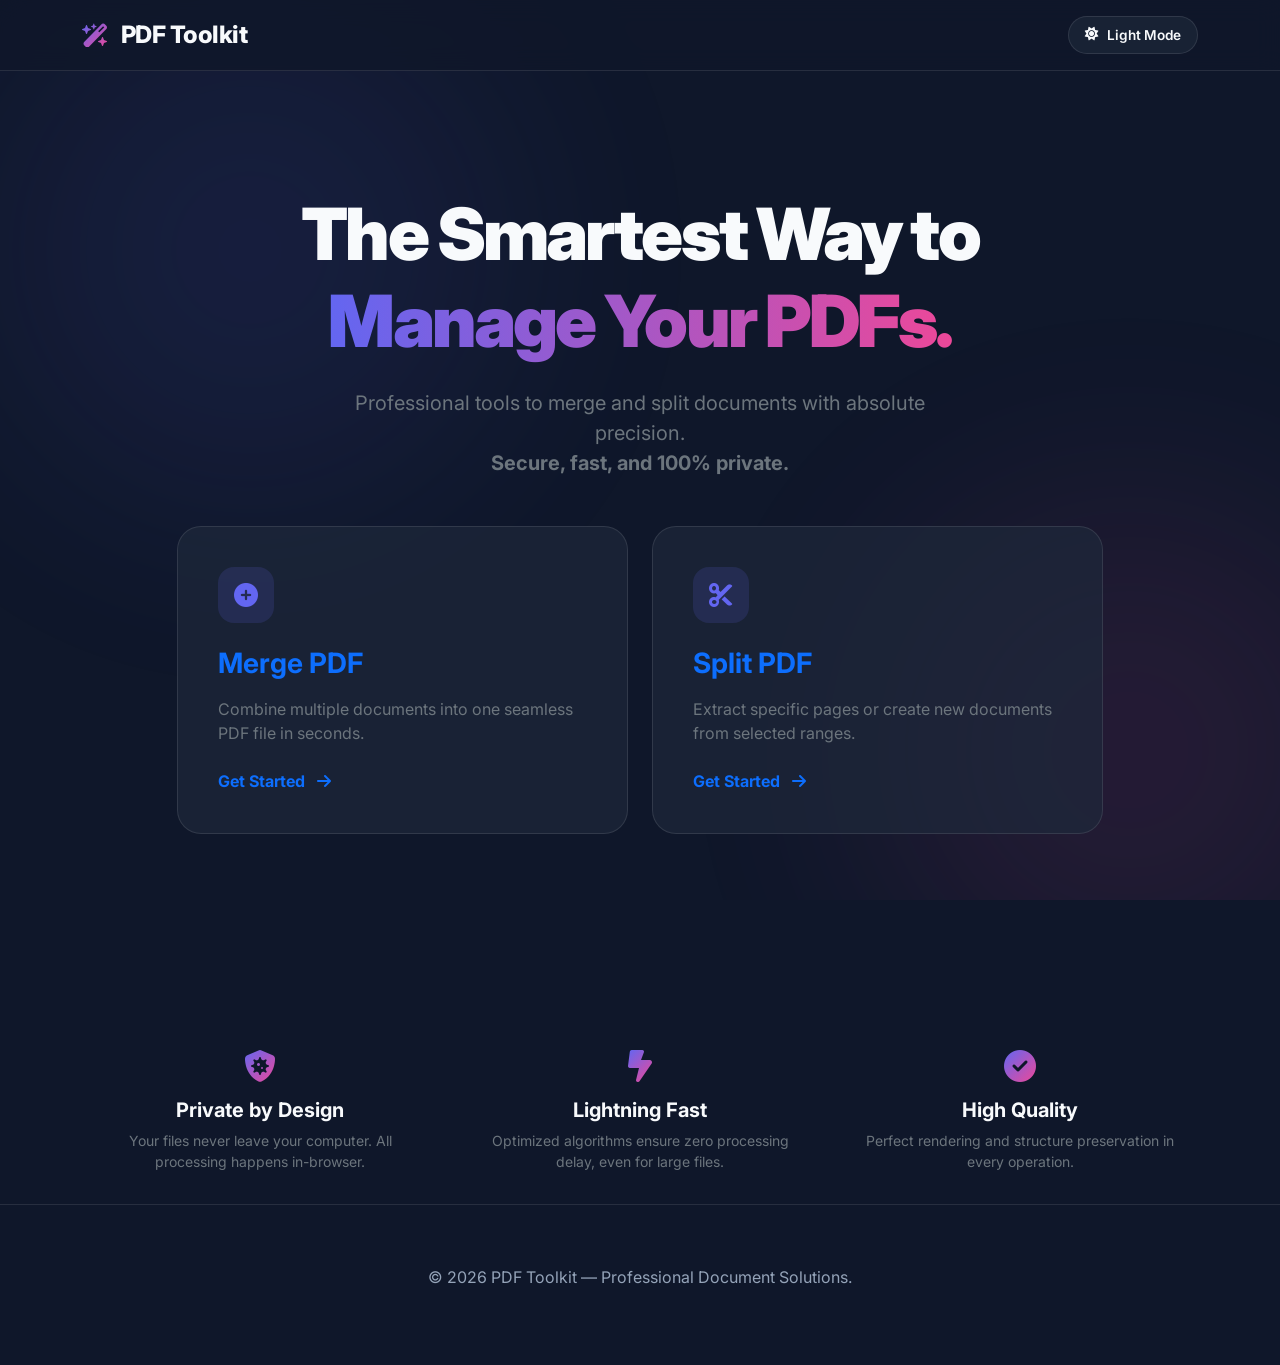
<file: index.html>
<!DOCTYPE html>
<html lang="en">
<head>
    <meta charset="UTF-8">
    <meta name="viewport" content="width=device-width, initial-scale=1.0">
    <title>PDF Toolkit | Effortless PDF Management</title>
    <link rel="preconnect" href="https://fonts.googleapis.com">
    <link rel="preconnect" href="https://fonts.gstatic.com" crossorigin>
    <link href="https://fonts.googleapis.com/css2?family=Inter:wght@400;500;600;700;800;900&display=swap" rel="stylesheet">
    <link href="https://cdn.jsdelivr.net/npm/bootstrap@5.3.0/dist/css/bootstrap.min.css" rel="stylesheet">
    <link rel="stylesheet" href="https://cdnjs.cloudflare.com/ajax/libs/font-awesome/6.4.0/css/all.min.css">
    <link rel="stylesheet" href="style.css">
</head>
<body>

    <div class="bg-blobs">
        <div class="blob"></div>
        <div class="blob blob-2"></div>
    </div>

    <nav class="nav-pro">
        <div class="container d-flex justify-content-between align-items-center">
            <a class="navbar-brand" href="index.html">
                <i class="fa-solid fa-wand-magic-sparkles brand-icon"></i>
                <span>PDF Toolkit</span>
            </a>
            <div class="d-flex gap-3 align-items-center">
                <button id="themeToggleBtn" class="theme-toggle" onclick="toggleTheme()">
                    <i class="fa-solid fa-sun"></i> Light Mode
                </button>
            </div>
        </div>
    </nav>

    <main class="container">
        <section class="hero-wrapper fade-up">
            <h1 class="hero-h1">The Smartest Way to <br><span class="gradient-text">Manage Your PDFs.</span></h1>
            <p class="hero-subtitle text-secondary mx-auto mb-5" style="max-width: 600px; font-size: 1.25rem;">
                Professional tools to merge and split documents with absolute precision. <br>
                <strong>Secure, fast, and 100% private.</strong>
            </p>
            
            <div class="row g-4 justify-content-center text-start">
                <div class="col-md-5">
                    <a href="merge.html" class="card-glass">
                        <div class="tool-icon">
                            <i class="fa-solid fa-plus-circle"></i>
                        </div>
                        <h2 class="h3 fw-bold mb-3">Merge PDF</h2>
                        <p class="text-secondary">Combine multiple documents into one seamless PDF file in seconds.</p>
                        <div class="mt-4 fw-bold text-primary">
                            Get Started <i class="fa-solid fa-arrow-right ms-2"></i>
                        </div>
                    </a>
                </div>

                <div class="col-md-5">
                    <a href="split.html" class="card-glass">
                        <div class="tool-icon">
                            <i class="fa-solid fa-scissors"></i>
                        </div>
                        <h2 class="h3 fw-bold mb-3">Split PDF</h2>
                        <p class="text-secondary">Extract specific pages or create new documents from selected ranges.</p>
                        <div class="mt-4 fw-bold text-primary">
                            Get Started <i class="fa-solid fa-arrow-right ms-2"></i>
                        </div>
                    </a>
                </div>
            </div>
        </section>

        <section class="row mt-5 pt-5 text-center g-4 fade-up" style="animation-delay: 0.2s;">
            <div class="col-md-4">
                <div class="p-3">
                    <i class="fa-solid fa-shield-virus fa-2x mb-3 brand-icon"></i>
                    <h3 class="h5 fw-bold">Private by Design</h3>
                    <p class="small text-secondary">Your files never leave your computer. All processing happens in-browser.</p>
                </div>
            </div>
            <div class="col-md-4">
                <div class="p-3">
                    <i class="fa-solid fa-bolt-lightning fa-2x mb-3 brand-icon"></i>
                    <h3 class="h5 fw-bold">Lightning Fast</h3>
                    <p class="small text-secondary">Optimized algorithms ensure zero processing delay, even for large files.</p>
                </div>
            </div>
            <div class="col-md-4">
                <div class="p-3">
                    <i class="fa-solid fa-circle-check fa-2x mb-3 brand-icon"></i>
                    <h3 class="h5 fw-bold">High Quality</h3>
                    <p class="small text-secondary">Perfect rendering and structure preservation in every operation.</p>
                </div>
            </div>
        </section>
    </main>

    <footer>
        <div class="container">
            <p>&copy; 2026 PDF Toolkit — Professional Document Solutions.</p>
        </div>
    </footer>

    <script src="main.js"></script>
</body>
</html>
</file>
<file: style.css>
:root {
    /* Transitions */
    --theme-transition: background-color 0.4s ease, color 0.4s ease, border-color 0.4s ease, box-shadow 0.4s ease;

    /* Dark Mode (Default) */
    --bg-body: #0f172a;
    --bg-card: rgba(30, 41, 59, 0.7);
    --bg-nav: rgba(15, 23, 42, 0.8);
    --text-main: #f8fafc;
    --text-secondary: #94a3b8;
    --border-color: rgba(255, 255, 255, 0.1);
    --primary: #6366f1;
    --primary-hover: #4f46e5;
    --accent-glow: rgba(99, 102, 241, 0.15);
    --upload-bg: rgba(255, 255, 255, 0.03);
}

body.light-mode {
    --bg-body: #f8fafc;
    --bg-card: rgba(255, 255, 255, 0.8);
    --bg-nav: rgba(255, 255, 255, 0.8);
    --text-main: #1e293b;
    --text-secondary: #64748b;
    --border-color: rgba(0, 0, 0, 0.1);
    --primary: #4f46e5;
    --primary-hover: #4338ca;
    --accent-glow: rgba(79, 70, 229, 0.1);
    --upload-bg: rgba(0, 0, 0, 0.02);
}

* {
    margin: 0;
    padding: 0;
    box-sizing: border-box;
}

body {
    background-color: var(--bg-body);
    color: var(--text-main);
    font-family: 'Inter', system-ui, -apple-system, sans-serif;
    transition: var(--theme-transition);
    min-height: 100vh;
    display: flex;
    flex-direction: column;
}

/* Attractive background accents */
.bg-blobs {
    position: fixed;
    top: 0;
    left: 0;
    width: 100%;
    height: 100%;
    z-index: -1;
    overflow: hidden;
    pointer-events: none;
}

.blob {
    position: absolute;
    width: 500px;
    height: 500px;
    background: var(--primary);
    filter: blur(120px);
    opacity: 0.1;
    border-radius: 50%;
    animation: float 25s infinite alternate;
}

.blob-2 {
    background: #ec4899;
    right: -100px;
    bottom: -100px;
    animation-delay: -5s;
}

@keyframes float {
    0% { transform: translate(0, 0) scale(1); }
    100% { transform: translate(100px, 50px) scale(1.1); }
}

/* Navbar */
.nav-pro {
    background: var(--bg-nav);
    backdrop-filter: blur(12px);
    -webkit-backdrop-filter: blur(12px);
    border-bottom: 1px solid var(--border-color);
    padding: 1rem 0;
    position: sticky;
    top: 0;
    z-index: 1000;
    transition: var(--theme-transition);
}

.navbar-brand {
    font-weight: 800;
    font-size: 1.5rem;
    color: var(--text-main) !important;
    display: flex;
    align-items: center;
    gap: 12px;
    letter-spacing: -0.5px;
}

.brand-icon {
    background: linear-gradient(135deg, var(--primary), #ec4899);
    background-clip: text;
    -webkit-background-clip: text;
    -webkit-text-fill-color: transparent;
}

.theme-toggle {
    background: var(--bg-card);
    border: 1px solid var(--border-color);
    color: var(--text-main);
    padding: 8px 16px;
    border-radius: 100px;
    cursor: pointer;
    display: flex;
    align-items: center;
    gap: 8px;
    font-weight: 600;
    font-size: 0.85rem;
    transition: var(--theme-transition);
}

.theme-toggle:hover {
    transform: translateY(-2px);
    box-shadow: 0 4px 12px rgba(0,0,0,0.1);
}

/* Hero */
.hero-wrapper {
    padding: 120px 0 80px;
    text-align: center;
}

.hero-h1 {
    font-weight: 900;
    font-size: clamp(2.5rem, 8vw, 4.5rem);
    letter-spacing: -0.04em;
    margin-bottom: 1.5rem;
}

.gradient-text {
    background: linear-gradient(to right, var(--primary), #ec4899);
    background-clip: text;
    -webkit-background-clip: text;
    -webkit-text-fill-color: transparent;
}

/* Cards */
.card-glass {
    background: var(--bg-card);
    border: 1px solid var(--border-color);
    backdrop-filter: blur(16px);
    border-radius: 24px;
    padding: 2.5rem;
    transition: var(--theme-transition);
    text-decoration: none;
    display: block;
    height: 100%;
}

.card-glass:hover {
    transform: translateY(-10px);
    border-color: var(--primary);
    box-shadow: 0 20px 40px -10px rgba(0,0,0,0.2), 0 0 20px 0 var(--accent-glow);
}

.tool-icon {
    width: 56px;
    height: 56px;
    background: var(--accent-glow);
    border-radius: 16px;
    display: flex;
    align-items: center;
    justify-content: center;
    color: var(--primary);
    font-size: 1.5rem;
    margin-bottom: 1.5rem;
}

/* Form Elements */
.upload-drop-zone {
    border: 2px dashed var(--border-color);
    background: var(--upload-bg);
    border-radius: 20px;
    padding: 60px 20px;
    transition: var(--theme-transition);
    text-align: center;
    cursor: pointer;
}

.upload-drop-zone:hover {
    border-color: var(--primary);
    background: var(--accent-glow);
}

.btn-accent {
    background: var(--primary);
    color: white;
    padding: 14px 28px;
    border-radius: 14px;
    border: none;
    font-weight: 700;
    transition: var(--theme-transition);
    display: inline-flex;
    align-items: center;
    gap: 10px;
}

.btn-accent:hover {
    background: var(--primary-hover);
    transform: translateY(-2px);
    box-shadow: 0 8px 25px var(--accent-glow);
}

.btn-accent:disabled {
    opacity: 0.5;
    cursor: not-allowed;
    transform: none;
}

.file-pill {
    background: var(--bg-card);
    border: 1px solid var(--border-color);
    border-radius: 12px;
    padding: 12px 20px;
    margin-bottom: 12px;
    display: flex;
    justify-content: space-between;
    align-items: center;
}

footer {
    padding: 60px 0;
    border-top: 1px solid var(--border-color);
    margin-top: auto;
    text-align: center;
    color: var(--text-secondary);
}

/* Animations */
.fade-up {
    animation: fadeUp 0.8s cubic-bezier(0.2, 0.8, 0.2, 1) forwards;
}

@keyframes fadeUp {
    from { opacity: 0; transform: translateY(30px); }
    to { opacity: 1; transform: translateY(0); }
}

.loader-overlay {
    position: fixed;
    inset: 0;
    background: var(--bg-body);
    display: none;
    flex-direction: column;
    align-items: center;
    justify-content: center;
    z-index: 2000;
    opacity: 0.95;
}

.modern-spinner {
    width: 48px;
    height: 48px;
    border: 4px solid var(--border-color);
    border-top-color: var(--primary);
    border-radius: 50%;
    animation: spin 1s linear infinite;
}

@keyframes spin {
    to { transform: rotate(360deg); }
}
</file>
